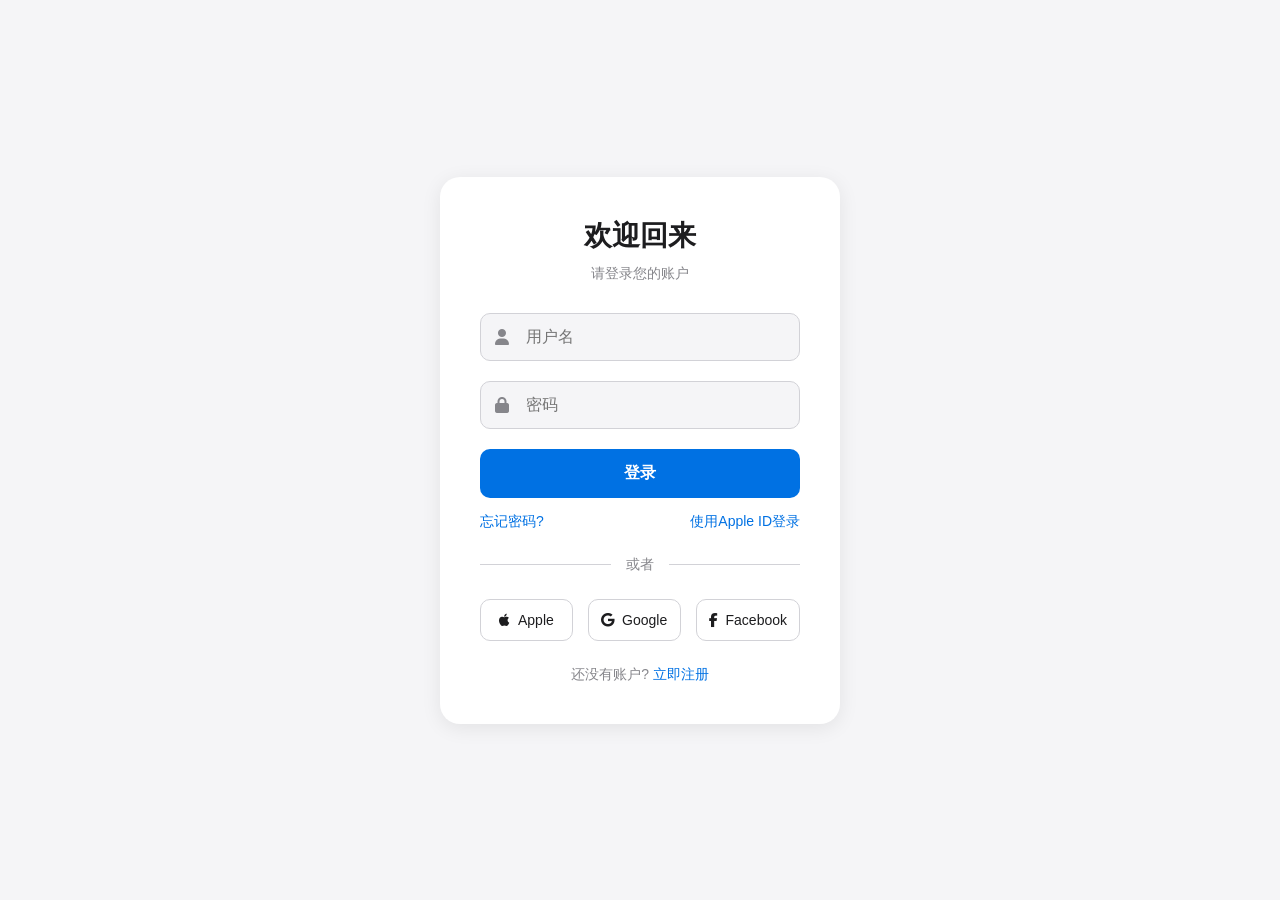
<file: src/static/login.html>
<!DOCTYPE html>
<html lang="zh-CN">
<head>
    <meta charset="UTF-8">
    <meta name="viewport" content="width=device-width, initial-scale=1.0">
    <title>登录 | Admin Panel</title>
    <link rel="stylesheet" href="https://cdnjs.cloudflare.com/ajax/libs/font-awesome/6.4.0/css/all.min.css">
    <style>
        /* 基础样式重置 */
        * {
            margin: 0;
            padding: 0;
            box-sizing: border-box;
            font-family: -apple-system, BlinkMacSystemFont, 'Segoe UI', Roboto, Oxygen, Ubuntu, Cantarell, 'Open Sans', 'Helvetica Neue', sans-serif;
        }
        
        body {
            background-color: #f5f5f7;
            display: flex;
            justify-content: center;
            align-items: center;
            height: 100vh;
            color: #1d1d1f;
        }
        
        /* 容器样式 */
        .container {
            width: 100%;
            max-width: 400px;
            padding: 40px;
            background-color: #ffffff;
            border-radius: 20px;
            box-shadow: 0 4px 20px rgba(0, 0, 0, 0.08);
            transition: transform 0.3s ease, box-shadow 0.3s ease;
        }
        
        .container:hover {
            transform: translateY(-5px);
            box-shadow: 0 8px 30px rgba(0, 0, 0, 0.12);
        }
        
        /* 头部样式 */
        .header {
            text-align: center;
            margin-bottom: 30px;
        }
        
        .header h1 {
            font-size: 28px;
            font-weight: 600;
            margin-bottom: 10px;
            color: #1d1d1f;
        }
        
        .header p {
            color: #86868b;
            font-size: 14px;
        }
        
        /* 表单样式 */
        .form-group {
            margin-bottom: 20px;
        }
        
        .form-group label {
            display: block;
            margin-bottom: 8px;
            font-size: 14px;
            color: #86868b;
        }
        
        .form-control {
            width: 100%;
            padding: 14px;
            border: 1px solid #d2d2d7;
            border-radius: 10px;
            font-size: 16px;
            transition: border-color 0.3s ease, background-color 0.3s ease;
            background-color: #f5f5f7;
        }
        
        .form-control:focus {
            outline: none;
            border-color: #0071e3;
            background-color: #ffffff;
            box-shadow: 0 0 0 2px rgba(0, 113, 227, 0.2);
        }
        
        .input-group {
            position: relative;
        }
        
        .input-group i {
            position: absolute;
            top: 50%;
            left: 15px;
            transform: translateY(-50%);
            color: #86868b;
        }
        
        .input-group .form-control {
            padding-left: 45px;
        }
        
        /* 按钮样式 */
        .btn {
            width: 100%;
            padding: 14px;
            border: none;
            border-radius: 10px;
            font-size: 16px;
            font-weight: 600;
            cursor: pointer;
            transition: background-color 0.3s ease, transform 0.2s ease;
        }
        
        .btn-primary {
            background-color: #0071e3;
            color: white;
        }
        
        .btn-primary:hover {
            background-color: #0066cc;
        }
        
        .btn-primary:active {
            transform: scale(0.98);
        }
        
        /* 辅助链接样式 */
        .helper-links {
            display: flex;
            justify-content: space-between;
            margin-top: 15px;
        }
        
        .helper-links a {
            color: #0071e3;
            text-decoration: none;
            font-size: 14px;
            transition: color 0.3s ease;
        }
        
        .helper-links a:hover {
            color: #0066cc;
            text-decoration: underline;
        }
        
        /* 分隔线样式 */
        .divider {
            display: flex;
            align-items: center;
            margin: 25px 0;
        }
        
        .divider hr {
            flex-grow: 1;
            border: none;
            border-top: 1px solid #d2d2d7;
        }
        
        .divider span {
            padding: 0 15px;
            color: #86868b;
            font-size: 14px;
        }
        
        /* 社交媒体按钮 */
        .social-buttons {
            display: flex;
            justify-content: space-between;
            gap: 15px;
        }
        
        .social-btn {
            flex: 1;
            padding: 12px;
            border: 1px solid #d2d2d7;
            border-radius: 10px;
            background-color: #ffffff;
            color: #1d1d1f;
            font-size: 14px;
            font-weight: 500;
            cursor: pointer;
            transition: background-color 0.3s ease, border-color 0.3s ease;
            display: flex;
            align-items: center;
            justify-content: center;
            gap: 8px;
        }
        
        .social-btn:hover {
            background-color: #f5f5f7;
            border-color: #a1a1a6;
        }
        
        /* 注册提示 */
        .register-prompt {
            text-align: center;
            margin-top: 25px;
            font-size: 14px;
            color: #86868b;
        }
        
        .register-prompt a {
            color: #0071e3;
            text-decoration: none;
        }
        
        .register-prompt a:hover {
            text-decoration: underline;
        }
        
        /* 响应式设计 */
        @media (max-width: 450px) {
            .container {
                padding: 25px;
                border-radius: 16px;
            }
        }
    </style>
</head>
<body>
    <div class="container">
        <div class="header">
            <h1>欢迎回来</h1>
            <p>请登录您的账户</p>
        </div>
        
        <form id="loginForm">
            <div class="form-group">
                <div class="input-group">
                    <i class="fas fa-user"></i>
                    <input type="text" class="form-control" id="username" placeholder="用户名" required>
                </div>
            </div>
            
            <div class="form-group">
                <div class="input-group">
                    <i class="fas fa-lock"></i>
                    <input type="password" class="form-control" id="password" placeholder="密码" required>
                </div>
            </div>
            
            <button type="submit" class="btn btn-primary">登录</button>
            
            <div class="helper-links">
                <a href="#">忘记密码?</a>
                <a href="#">使用Apple ID登录</a>
            </div>
            
            <div class="divider">
                <hr>
                <span>或者</span>
                <hr>
            </div>
            
            <div class="social-buttons">
                <button type="button" class="social-btn">
                    <i class="fab fa-apple"></i>
                    <span>Apple</span>
                </button>
                <button type="button" class="social-btn">
                    <i class="fab fa-google"></i>
                    <span>Google</span>
                </button>
                <button type="button" class="social-btn">
                    <i class="fab fa-facebook-f"></i>
                    <span>Facebook</span>
                </button>
            </div>
        </form>
        
        <div class="register-prompt">
            还没有账户? <a href="#">立即注册</a>
        </div>
    </div>

    <script>
        document.getElementById('loginForm').addEventListener('submit', function(e) {
            e.preventDefault();
            
            const username = document.getElementById('username').value;
            const password = document.getElementById('password').value;
            
            // 显示加载状态
            const loginButton = this.querySelector('button[type="submit"]');
            loginButton.disabled = true;
            loginButton.textContent = '登录中...';
            
            // 发送登录请求
            fetch('/login', {
                method: 'POST',
                headers: {
                    'Content-Type': 'application/json'
                },
                body: JSON.stringify({
                    username: username,
                    password: password
                })
            })
            .then(response => response.json())
            .then(data => {
                // 恢复按钮状态
                loginButton.disabled = false;
                loginButton.textContent = '登录';
                
                if (data.success) {
                    // 登录成功，存储用户名到localStorage
                    localStorage.setItem('username', data.user.username);
                    // 跳转到主页面
                    window.location.href = '/index';
                } else {
                    // 登录失败，显示错误消息
                    alert('登录失败: ' + data.message);
                }
            })
            .catch(error => {
                // 恢复按钮状态
                loginButton.disabled = false;
                loginButton.textContent = '登录';
                
                console.error('登录错误:', error);
                alert('登录时发生错误，请重试');
            });
        });
    </script>
</body>
</html>
</file>
